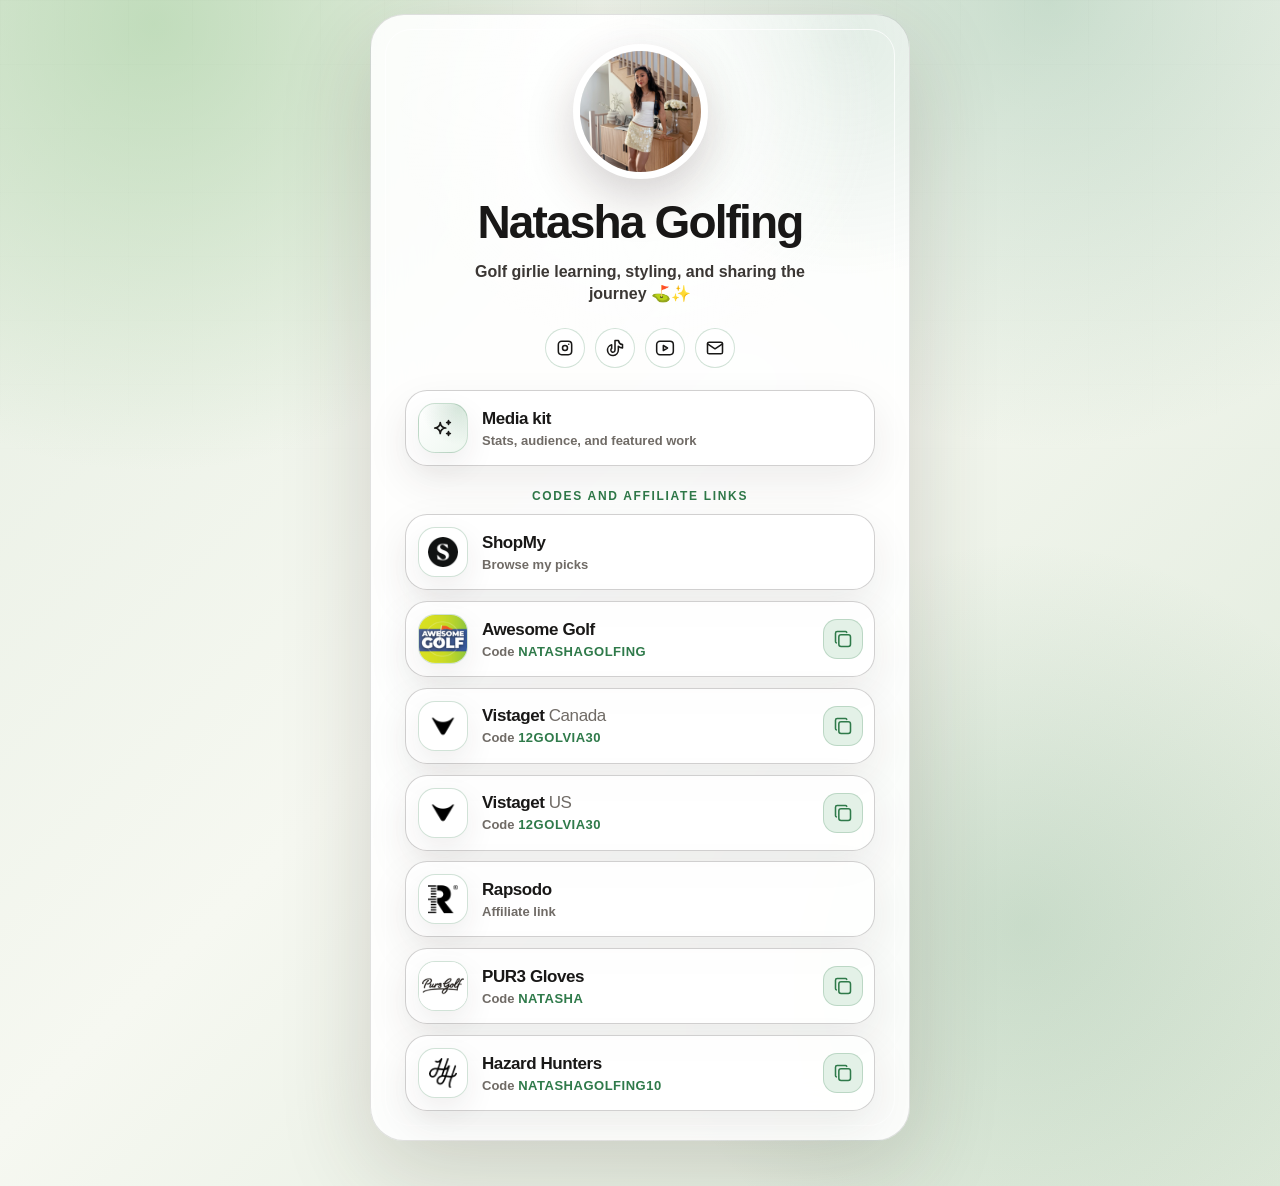
<file: index.html>
<!doctype html>
<html lang="en">
  <head>
    <meta charset="utf-8" />
    <meta name="viewport" content="width=device-width, initial-scale=1" />
    <meta name="description" content="Natasha Golfing links: Instagram, TikTok, YouTube, media kit, and golf discount codes." />
    <title>Natasha Golfing</title>
    <link rel="canonical" href="https://natashagolfing.com/" />
    <link rel="icon" href="/favicon.ico" sizes="any" />
    <link rel="apple-touch-icon" href="/apple-touch-icon.png" />
    <link rel="stylesheet" href="styles.css?v=20260705-links19" />
  </head>
  <body>
    <div class="noise" aria-hidden="true"></div>
    <main class="links-shell" aria-label="Natasha Golfing links">
      <section class="links-card">
        <div class="avatar-wrap">
          <img src="assets/natasha-avatar.jpg" alt="Natasha Golfing" />
        </div>

        <h1>Natasha Golfing</h1>
        <p class="intro">Golf girlie learning, styling, and sharing the journey ⛳️✨</p>

        <nav class="social-icons" aria-label="Socials">
          <a href="https://instagram.com/natashagolfing" target="_blank" rel="noreferrer" aria-label="Instagram">
            <svg viewBox="0 0 24 24" focusable="false" aria-hidden="true"><path d="M4 8a4 4 0 0 1 4-4h8a4 4 0 0 1 4 4v8a4 4 0 0 1-4 4H8a4 4 0 0 1-4-4z" /><circle cx="12" cy="12" r="3" /><path d="M16.5 7.5v.01" /></svg>
          </a>
          <a href="https://www.tiktok.com/@natashagolfing" target="_blank" rel="noreferrer" aria-label="TikTok">
            <svg viewBox="0 0 24 24" focusable="false" aria-hidden="true"><path d="M21 7.917v4.034a9.948 9.948 0 0 1-5-1.951v4.5a6.5 6.5 0 1 1-8-6.326v4.326a2.5 2.5 0 1 0 4 2V3h4.083A6.005 6.005 0 0 0 21 7.917z" /></svg>
          </a>
          <a href="https://www.youtube.com/@natashagolfing" target="_blank" rel="noreferrer" aria-label="YouTube">
            <svg viewBox="0 0 24 24" focusable="false" aria-hidden="true"><path d="M2 8a4 4 0 0 1 4-4h12a4 4 0 0 1 4 4v8a4 4 0 0 1-4 4H6a4 4 0 0 1-4-4z" /><path d="M10 9l5 3l-5 3z" /></svg>
          </a>
          <a href="mailto:natashagolfing@gmail.com" aria-label="Email natashagolfing@gmail.com">
            <svg viewBox="0 0 24 24" focusable="false" aria-hidden="true"><path d="M3 7a2 2 0 0 1 2-2h14a2 2 0 0 1 2 2v10a2 2 0 0 1-2 2H5a2 2 0 0 1-2-2z" /><path d="M3 7l9 6l9-6" /></svg>
          </a>
        </nav>

        <div class="link-stack">
          <a class="link-button" href="/mediakit/">
            <span class="link-icon" aria-hidden="true">
              <svg viewBox="0 0 24 24" focusable="false"><path d="M16 18a2 2 0 0 1 2 2a2 2 0 0 1 2-2a2 2 0 0 1-2-2a2 2 0 0 1-2 2zm0-12a2 2 0 0 1 2 2a2 2 0 0 1 2-2a2 2 0 0 1-2-2a2 2 0 0 1-2 2zM9 18a6 6 0 0 1 6-6a6 6 0 0 1-6-6a6 6 0 0 1-6 6a6 6 0 0 1 6 6z" /></svg>
            </span>
            <span>
              <strong>Media kit</strong>
              <small>Stats, audience, and featured work</small>
            </span>
          </a>
        </div>

        <h2>Codes and affiliate links</h2>

        <div class="link-stack">
          <div class="code-card">
            <a class="link-button" href="https://shopmy.us/shop/natashagolfing?tab=latest" target="_blank" rel="noreferrer">
              <span class="link-icon brand-icon" aria-hidden="true"><img src="assets/brands/shopmy-icon.png" alt="" /></span>
              <span>
                <strong>ShopMy</strong>
                <small>Browse my picks</small>
              </span>
            </a>
          </div>
          <div class="code-card">
            <a class="link-button" href="https://insights.awesome-golf.com/black-friday?ref=NATASHAGOLFING" target="_blank" rel="noreferrer" data-code="NATASHAGOLFING">
              <span class="link-icon brand-icon fill" aria-hidden="true"><img src="assets/brands/awesome-golf-icon.png" alt="" /></span>
              <span>
                <strong>Awesome Golf</strong>
                <small>Code <b>NATASHAGOLFING</b></small>
              </span>
            </a>
            <button class="copy-code" type="button" data-code="NATASHAGOLFING" aria-label="Copy Awesome Golf code NATASHAGOLFING">
              <svg viewBox="0 0 24 24" focusable="false" aria-hidden="true"><path d="M7 9.667a2.667 2.667 0 0 1 2.667-2.667h8.666a2.667 2.667 0 0 1 2.667 2.667v8.666a2.667 2.667 0 0 1-2.667 2.667h-8.666a2.667 2.667 0 0 1-2.667-2.667z" /><path d="M4.012 16.737a2 2 0 0 1-1.012-1.737v-10c0-1.1.9-2 2-2h10c.75 0 1.158.385 1.5 1" /></svg>
              <svg class="check" viewBox="0 0 24 24" focusable="false" aria-hidden="true"><path d="M5 12l5 5l10-10" /></svg>
            </button>
          </div>
          <div class="code-card">
            <a class="link-button" href="https://www.amazon.ca/dp/B0GL2G222G?maas=maas_adg_847B340ED290F16F8484A1780FF7B14D_afap_abs&amp;ref_=aa_maas&amp;tag=maas" target="_blank" rel="noreferrer" data-code="12GOLVIA30">
              <span class="link-icon brand-icon" aria-hidden="true"><img src="assets/brands/vistaget-icon.png" alt="" /></span>
              <span>
                <strong>Vistaget <em>Canada</em></strong>
                <small>Code <b>12GOLVIA30</b></small>
              </span>
            </a>
            <button class="copy-code" type="button" data-code="12GOLVIA30" aria-label="Copy Vistaget Canada code 12GOLVIA30">
              <svg viewBox="0 0 24 24" focusable="false" aria-hidden="true"><path d="M7 9.667a2.667 2.667 0 0 1 2.667-2.667h8.666a2.667 2.667 0 0 1 2.667 2.667v8.666a2.667 2.667 0 0 1-2.667 2.667h-8.666a2.667 2.667 0 0 1-2.667-2.667z" /><path d="M4.012 16.737a2 2 0 0 1-1.012-1.737v-10c0-1.1.9-2 2-2h10c.75 0 1.158.385 1.5 1" /></svg>
              <svg class="check" viewBox="0 0 24 24" focusable="false" aria-hidden="true"><path d="M5 12l5 5l10-10" /></svg>
            </button>
          </div>
          <div class="code-card">
            <a class="link-button" href="https://www.amazon.com/dp/B0H3THRPYS?maas=maas_adg_FFD58AE361F161AF69E93532931952EE_afap_abs&amp;ref_=aa_maas&amp;tag=maas" target="_blank" rel="noreferrer" data-code="12GOLVIA30">
              <span class="link-icon brand-icon" aria-hidden="true"><img src="assets/brands/vistaget-icon.png" alt="" /></span>
              <span>
                <strong>Vistaget <em>US</em></strong>
                <small>Code <b>12GOLVIA30</b></small>
              </span>
            </a>
            <button class="copy-code" type="button" data-code="12GOLVIA30" aria-label="Copy Vistaget US code 12GOLVIA30">
              <svg viewBox="0 0 24 24" focusable="false" aria-hidden="true"><path d="M7 9.667a2.667 2.667 0 0 1 2.667-2.667h8.666a2.667 2.667 0 0 1 2.667 2.667v8.666a2.667 2.667 0 0 1-2.667 2.667h-8.666a2.667 2.667 0 0 1-2.667-2.667z" /><path d="M4.012 16.737a2 2 0 0 1-1.012-1.737v-10c0-1.1.9-2 2-2h10c.75 0 1.158.385 1.5 1" /></svg>
              <svg class="check" viewBox="0 0 24 24" focusable="false" aria-hidden="true"><path d="M5 12l5 5l10-10" /></svg>
            </button>
          </div>
          <div class="code-card">
            <a class="link-button" href="https://rapsodo.ca/pages/golf?platform=grin&amp;link_id=2137718&amp;token=x0L6KCFlRg6lgk3Raz7lELe4hbAlO54n&amp;contact_id=59cbe843-dfab-4062-a674-bfd053162b9f&amp;attribution_window=30&amp;shpxid=ac0730dd-f5f2-4883-9f31-a1bf00cd6c1f" target="_blank" rel="noreferrer">
              <span class="link-icon brand-icon" aria-hidden="true"><img src="assets/brands/rapsodo-icon.png" alt="" /></span>
              <span>
                <strong>Rapsodo</strong>
                <small>Affiliate link</small>
              </span>
            </a>
          </div>
          <div class="code-card">
            <a class="link-button" href="https://pur3golf.com" target="_blank" rel="noreferrer" data-code="NATASHA">
              <span class="link-icon brand-icon fill" aria-hidden="true"><img src="assets/brands/pur3-icon.png" alt="" /></span>
              <span>
                <strong>PUR3 Gloves</strong>
                <small>Code <b>NATASHA</b></small>
              </span>
            </a>
            <button class="copy-code" type="button" data-code="NATASHA" aria-label="Copy PUR3 Gloves code NATASHA">
              <svg viewBox="0 0 24 24" focusable="false" aria-hidden="true"><path d="M7 9.667a2.667 2.667 0 0 1 2.667-2.667h8.666a2.667 2.667 0 0 1 2.667 2.667v8.666a2.667 2.667 0 0 1-2.667 2.667h-8.666a2.667 2.667 0 0 1-2.667-2.667z" /><path d="M4.012 16.737a2 2 0 0 1-1.012-1.737v-10c0-1.1.9-2 2-2h10c.75 0 1.158.385 1.5 1" /></svg>
              <svg class="check" viewBox="0 0 24 24" focusable="false" aria-hidden="true"><path d="M5 12l5 5l10-10" /></svg>
            </button>
          </div>
          <div class="code-card">
            <a class="link-button" href="https://hazardhunters.net/natashagan" target="_blank" rel="noreferrer" data-code="NATASHAGOLFING10">
              <span class="link-icon brand-icon" aria-hidden="true"><img src="assets/brands/hazard-hunters-icon.png" alt="" /></span>
              <span>
                <strong>Hazard Hunters</strong>
                <small>Code <b>NATASHAGOLFING10</b></small>
              </span>
            </a>
            <button class="copy-code" type="button" data-code="NATASHAGOLFING10" aria-label="Copy Hazard Hunters code NATASHAGOLFING10">
              <svg viewBox="0 0 24 24" focusable="false" aria-hidden="true"><path d="M7 9.667a2.667 2.667 0 0 1 2.667-2.667h8.666a2.667 2.667 0 0 1 2.667 2.667v8.666a2.667 2.667 0 0 1-2.667 2.667h-8.666a2.667 2.667 0 0 1-2.667-2.667z" /><path d="M4.012 16.737a2 2 0 0 1-1.012-1.737v-10c0-1.1.9-2 2-2h10c.75 0 1.158.385 1.5 1" /></svg>
              <svg class="check" viewBox="0 0 24 24" focusable="false" aria-hidden="true"><path d="M5 12l5 5l10-10" /></svg>
            </button>
          </div>
        </div>
      </section>
    </main>
    <p class="copy-toast" role="status" aria-live="polite"></p>
    <script>
      document.addEventListener("click", (event) => {
        const target = event.target.closest("[data-code]");
        if (!target || !navigator.clipboard) return;
        navigator.clipboard.writeText(target.dataset.code).then(() => {
          if (target.tagName !== "BUTTON") return;
          const toast = document.querySelector(".copy-toast");
          toast.textContent = `Code ${target.dataset.code} copied`;
          document.querySelectorAll(".copied").forEach((button) => button.classList.remove("copied"));
          target.classList.add("copied");
          toast.classList.add("show");
          clearTimeout(window.copyTimer);
          window.copyTimer = setTimeout(() => {
            target.classList.remove("copied");
            toast.classList.remove("show");
          }, 1800);
        }, () => {});
      });
    </script>
  </body>
</html>
</file>
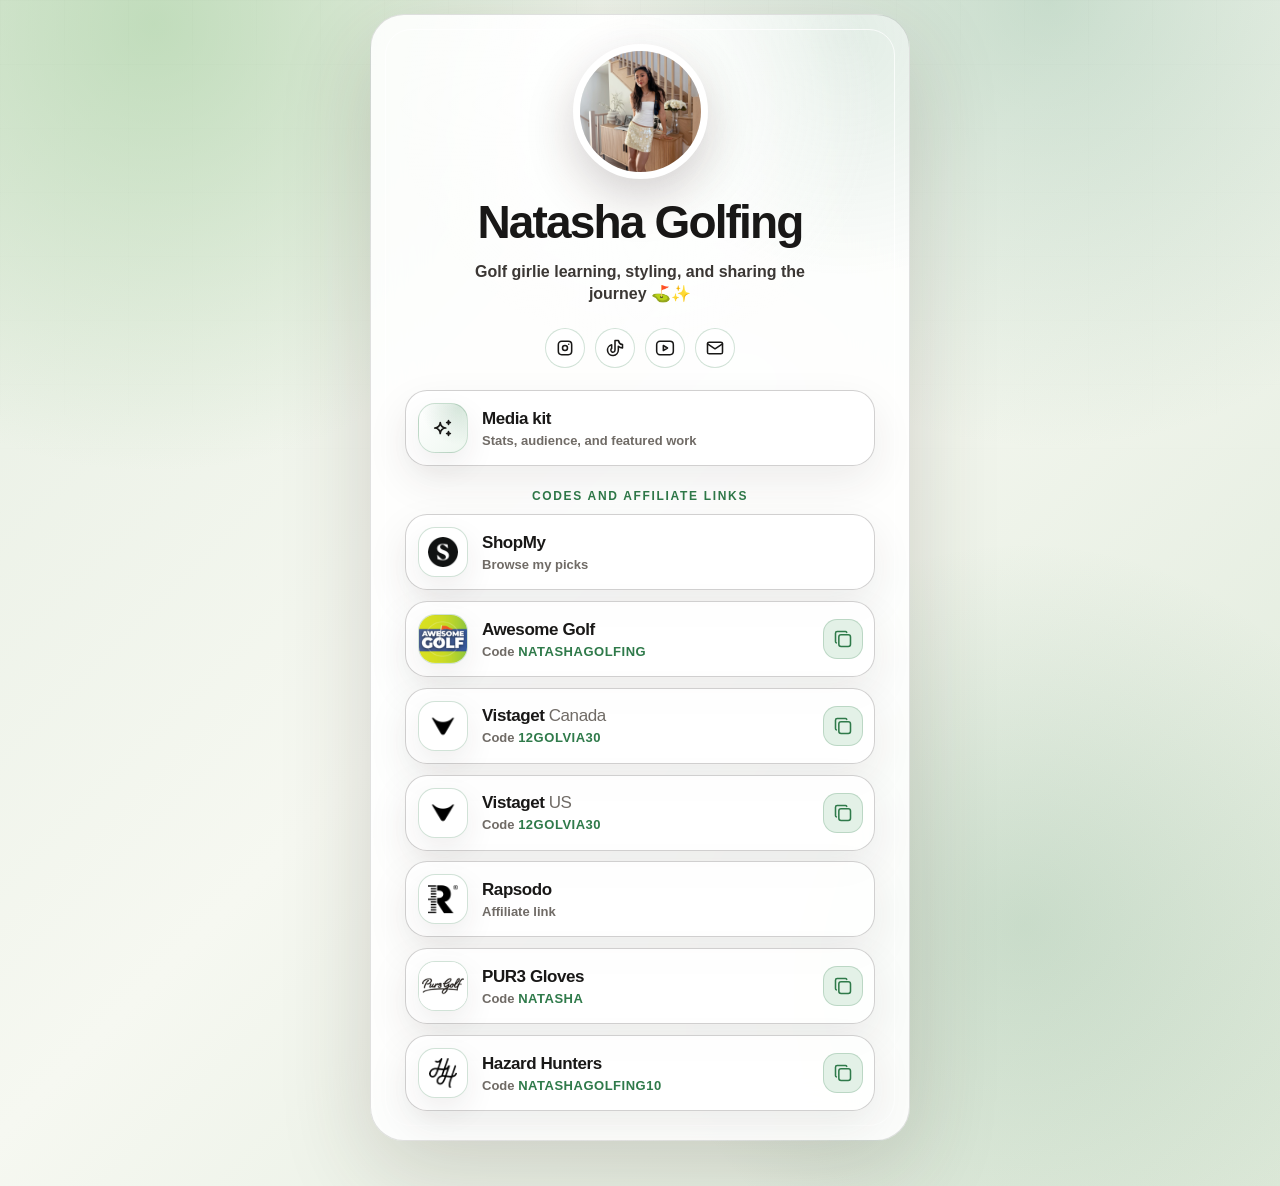
<file: links/index.html>
<!doctype html>
<html lang="en">
  <head>
    <meta charset="utf-8" />
    <title>Natasha Golfing</title>
    <link rel="canonical" href="https://natashagolfing.com/" />
    <meta name="robots" content="noindex" />
    <link rel="icon" href="/favicon.ico" sizes="any" />
    <link rel="apple-touch-icon" href="/apple-touch-icon.png" />
    <meta http-equiv="refresh" content="0; url=/" />
    <script>location.replace("/");</script>
  </head>
  <body>
    <p>Moved to <a href="/">natashagolfing.com</a>.</p>
  </body>
</html>
</file>
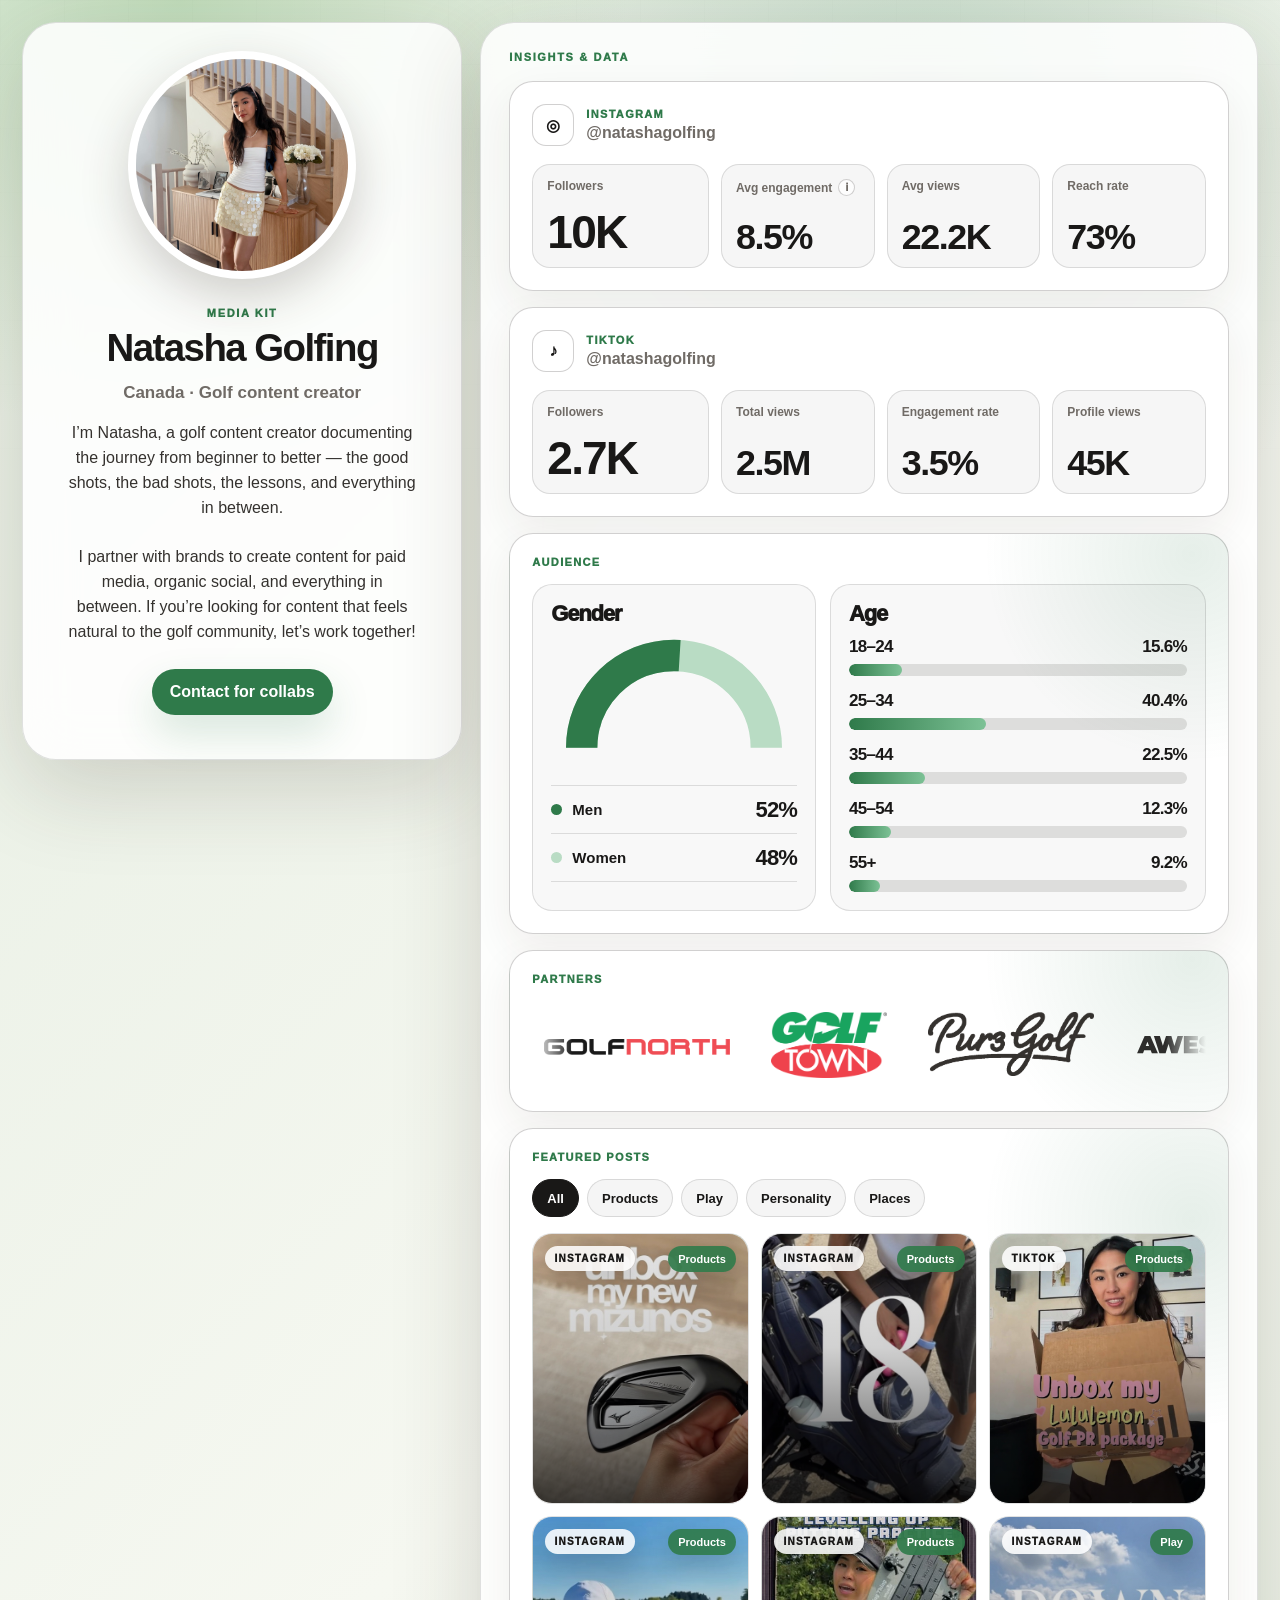
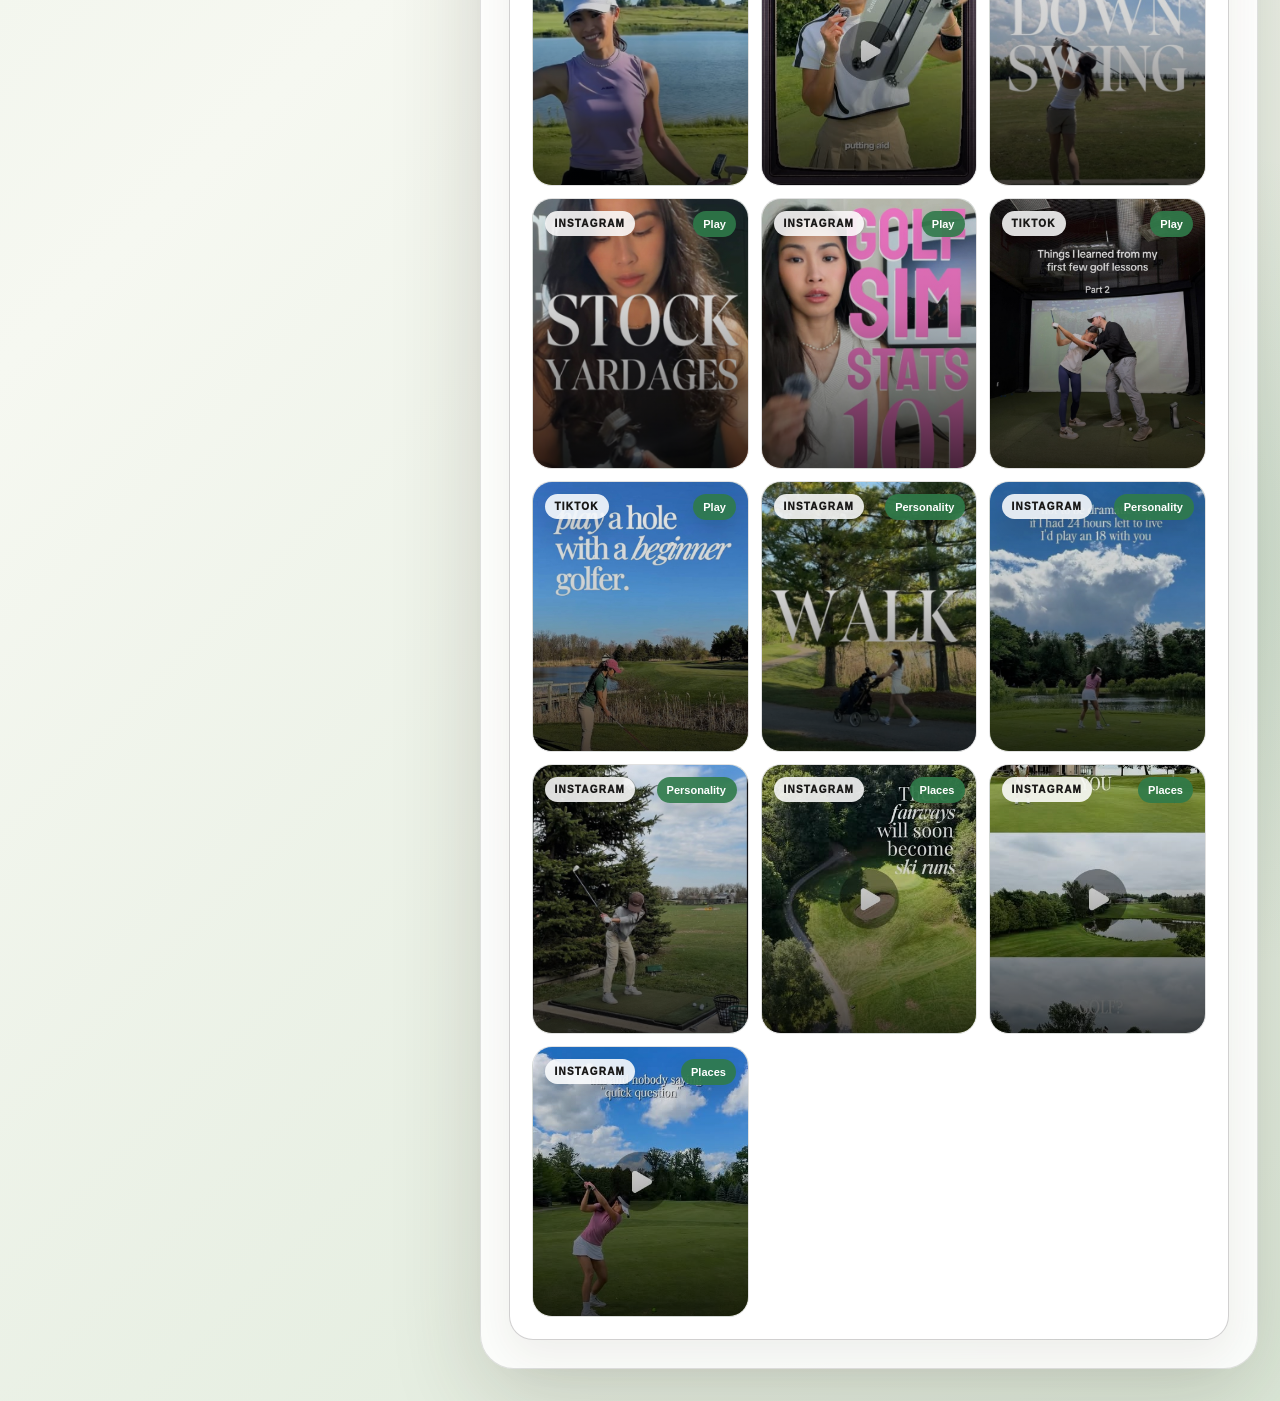
<file: mediakit/index.html>
<!doctype html>
<html lang="en">
  <head>
    <meta charset="utf-8" />
    <meta name="viewport" content="width=device-width, initial-scale=1" />
    <meta name="description" content="Natasha Golfing creator media kit with manually updated Instagram and TikTok stats." />
    <title>Natasha Golfing Media Kit</title>
    <link rel="canonical" href="https://natashagolfing.com/mediakit/" />
    <link rel="icon" href="/favicon.ico" sizes="any" />
    <link rel="apple-touch-icon" href="/apple-touch-icon.png" />
    <link rel="stylesheet" href="styles.css?v=20260705-ui41" />
  </head>
  <body>
    <div class="noise" aria-hidden="true"></div>
    <div class="page-shell">
      <main id="top" class="kit-card">
        <div class="left-rail">
        <section class="profile-panel">
          <div class="profile-image-card">
            <img src="../assets/natasha-avatar.jpg" alt="Natasha Golfing profile" />
            <div class="image-badge">Golf · Lifestyle · UGC</div>
          </div>

          <div class="profile-copy">
            <p class="eyebrow">Media kit</p>
            <h1>Natasha Golfing</h1>
            <p class="location">Canada · Golf content creator</p>
            <p class="bio">I’m Natasha, a golf content creator documenting the journey from beginner to better — the good shots, the bad shots, the lessons, and everything in between.

I partner with brands to create content for paid media, organic social, and everything in between. If you’re looking for content that feels natural to the golf community, let’s work together!</p>
            <a class="primary-button profile-cta" href="mailto:natashagolfing@gmail.com">Contact for collabs</a>
          </div>
        </section>

        </div>

        <section class="stats-panel" id="stats" aria-label="Creator stats">
          <div class="insights-head">
            <p class="eyebrow">Insights & data</p>
          </div>

          <div class="social-sections">
            <article class="social-detail-card">
              <div class="social-detail-head">
                <span class="platform-icon">◎</span>
                <div>
                  <p class="mini-label">Instagram</p>
                  <a href="https://instagram.com/natashagolfing" target="_blank" rel="noreferrer">@natashagolfing</a>
                </div>
              </div>
              <div class="metric-row">
                <div class="mini-stat hero-stat">
                  <span>Followers</span>
                  <strong>10K</strong>
                </div>
                <div class="mini-stat">
                  <div class="metric-label">
                    Avg engagement
                    <button class="info-dot" type="button" aria-label="Instagram average engagement is defined as likes plus comments plus shares plus saves divided by views, averaged across posts.">
                      i
                      <span class="info-tooltip">
                        <span class="formula-platform">Instagram definition</span>
                        <span class="formula-line">(Likes + Comments + Shares + Saves) ÷ Views, averaged across posts</span>
                      </span>
                    </button>
                  </div>
                  <strong>8.5%</strong>
                </div>
                <div class="mini-stat">
                  <span>Avg views</span>
                  <strong>22.2K</strong>
                </div>
                <div class="mini-stat">
                  <span>Reach rate</span>
                  <strong>73%</strong>
                </div>
              </div>
            </article>

            <article class="social-detail-card">
              <div class="social-detail-head">
                <span class="platform-icon">♪</span>
                <div>
                  <p class="mini-label">TikTok</p>
                  <a href="https://www.tiktok.com/@natashagolfing" target="_blank" rel="noreferrer">@natashagolfing</a>
                </div>
              </div>
              <div class="metric-row">
                <div class="mini-stat hero-stat">
                  <span>Followers</span>
                  <strong>2.7K</strong>
                </div>
                <div class="mini-stat">
                  <span>Total views</span>
                  <strong>2.5M</strong>
                </div>
                <div class="mini-stat">
                  <span>Engagement rate</span>
                  <strong>3.5%</strong>
                </div>
                <div class="mini-stat">
                  <span>Profile views</span>
                  <strong>45K</strong>
                </div>
              </div>
            </article>

            <article class="audience-panel">
              <div class="featured-head">
                <div>
                  <p class="mini-label">Audience</p>
                </div>
              </div>

              <div class="audience-grid">
                <div class="audience-card gender-card">
                  <div class="audience-card-head">
                    <h4>Gender</h4>
                  </div>
                  <div class="gender-arc-wrap" aria-label="Gender split: men 52 percent, women 48 percent">
                    <svg class="gender-arc" viewBox="0 0 260 150" role="img" aria-hidden="true">
                      <path class="gender-arc-base" d="M 30 120 A 100 100 0 0 1 230 120" pathLength="100" />
                      <path class="gender-arc-men" d="M 30 120 A 100 100 0 0 1 230 120" pathLength="100" />
                    </svg>
                  </div>
                  <div class="audience-legend">
                    <div class="audience-legend-row">
                      <span><i class="dot men-dot"></i>Men</span>
                      <strong>52%</strong>
                    </div>
                    <div class="audience-legend-row">
                      <span><i class="dot women-dot"></i>Women</span>
                      <strong>48%</strong>
                    </div>
                  </div>
                </div>

                <div class="audience-card age-card">
                  <div class="audience-card-head">
                    <h4>Age</h4>
                  </div>
                  <div class="age-bars" aria-label="Age split: 18 to 24 15.6 percent, 25 to 34 40.4 percent, 35 to 44 22.5 percent, 45 to 54 12.3 percent, 55 plus 9.2 percent">
                    <div class="age-row" style="--value: 15.6%"><div class="age-meta"><span>18–24</span><strong>15.6%</strong></div><div class="age-track"><i></i></div></div>
                    <div class="age-row" style="--value: 40.4%"><div class="age-meta"><span>25–34</span><strong>40.4%</strong></div><div class="age-track"><i></i></div></div>
                    <div class="age-row" style="--value: 22.5%"><div class="age-meta"><span>35–44</span><strong>22.5%</strong></div><div class="age-track"><i></i></div></div>
                    <div class="age-row" style="--value: 12.3%"><div class="age-meta"><span>45–54</span><strong>12.3%</strong></div><div class="age-track"><i></i></div></div>
                    <div class="age-row" style="--value: 9.2%"><div class="age-meta"><span>55+</span><strong>9.2%</strong></div><div class="age-track"><i></i></div></div>
                  </div>
                </div>
              </div>
            </article>

            <article class="brand-panel" aria-label="Brand collaborations">
              <div class="brand-panel-head">
                <div>
                  <p class="mini-label">Partners</p>
                </div>
              </div>
              <div class="brand-carousel" data-brand-carousel>
                <div class="brand-logo-track">
                  <div class="brand-logo-set">
                    <a class="brand-logo-tile brand-logo-tile-golfnorth" href="https://golfnorth.ca/" target="_blank" rel="noreferrer" aria-label="GolfNorth">
                      <img src="../assets/brands/golfnorth.png" alt="GolfNorth logo" />
                    </a>
                    <a class="brand-logo-tile brand-logo-tile-golftown" href="https://www.golftown.com/" target="_blank" rel="noreferrer" aria-label="Golf Town">
                      <img src="../assets/brands/golf-town.png" alt="Golf Town logo" />
                    </a>
                    <a class="brand-logo-tile brand-logo-tile-pur3" href="https://pur3golf.com/" target="_blank" rel="noreferrer" aria-label="PUR3 Golf">
                      <img src="../assets/brands/pur3-golf.png" alt="PUR3 Golf logo" />
                    </a>
                    <a class="brand-logo-tile brand-logo-tile-awesomegolf" href="https://www.awesome-golf.com/" target="_blank" rel="noreferrer" aria-label="Awesome Golf">
                      <img src="../assets/brands/awesome-golf.svg" alt="Awesome Golf logo" />
                    </a>
                    <a class="brand-logo-tile brand-logo-tile-trust" href="https://trustgolfball.ca/" target="_blank" rel="noreferrer" aria-label="Trust Golf Ball">
                      <img src="../assets/brands/trust-golf.svg" alt="Trust Golf logo" />
                    </a>
                    <a class="brand-logo-tile brand-logo-tile-rapsodo" href="https://rapsodo.com/" target="_blank" rel="noreferrer" aria-label="Rapsodo">
                      <img src="../assets/brands/rapsodo.svg" alt="Rapsodo logo" />
                    </a>
                    <a class="brand-logo-tile brand-logo-tile-dark brand-logo-tile-mark" href="https://www.transcendgolf.ca/" target="_blank" rel="noreferrer" aria-label="Transcend Golf Simulators">
                      <img src="../assets/brands/transcend-golf.png" alt="Transcend Golf logo" />
                    </a>
                    <a class="brand-logo-tile brand-logo-tile-seemore" href="https://seemore.com/" target="_blank" rel="noreferrer" aria-label="SeeMore Putter Company">
                      <img src="../assets/brands/seemore.png" alt="SeeMore logo" />
                    </a>
                  </div>
                  <div class="brand-logo-set" aria-hidden="true">
                    <a class="brand-logo-tile brand-logo-tile-golfnorth" href="https://golfnorth.ca/" target="_blank" rel="noreferrer" tabindex="-1" aria-label="GolfNorth">
                      <img src="../assets/brands/golfnorth.png" alt="" />
                    </a>
                    <a class="brand-logo-tile brand-logo-tile-golftown" href="https://www.golftown.com/" target="_blank" rel="noreferrer" tabindex="-1" aria-label="Golf Town">
                      <img src="../assets/brands/golf-town.png" alt="" />
                    </a>
                    <a class="brand-logo-tile brand-logo-tile-pur3" href="https://pur3golf.com/" target="_blank" rel="noreferrer" tabindex="-1" aria-label="PUR3 Golf">
                      <img src="../assets/brands/pur3-golf.png" alt="" />
                    </a>
                    <a class="brand-logo-tile brand-logo-tile-awesomegolf" href="https://www.awesome-golf.com/" target="_blank" rel="noreferrer" tabindex="-1" aria-label="Awesome Golf">
                      <img src="../assets/brands/awesome-golf.svg" alt="" />
                    </a>
                    <a class="brand-logo-tile brand-logo-tile-trust" href="https://trustgolfball.ca/" target="_blank" rel="noreferrer" tabindex="-1" aria-label="Trust Golf Ball">
                      <img src="../assets/brands/trust-golf.svg" alt="" />
                    </a>
                    <a class="brand-logo-tile brand-logo-tile-rapsodo" href="https://rapsodo.com/" target="_blank" rel="noreferrer" tabindex="-1" aria-label="Rapsodo">
                      <img src="../assets/brands/rapsodo.svg" alt="" />
                    </a>
                    <a class="brand-logo-tile brand-logo-tile-dark brand-logo-tile-mark" href="https://www.transcendgolf.ca/" target="_blank" rel="noreferrer" tabindex="-1" aria-label="Transcend Golf Simulators">
                      <img src="../assets/brands/transcend-golf.png" alt="" />
                    </a>
                    <a class="brand-logo-tile brand-logo-tile-seemore" href="https://seemore.com/" target="_blank" rel="noreferrer" tabindex="-1" aria-label="SeeMore Putter Company">
                      <img src="../assets/brands/seemore.png" alt="" />
                    </a>
                  </div>
                </div>
              </div>
            </article>

            <article class="featured-panel">
              <div class="featured-head">
                <div>
                  <p class="mini-label">Featured posts</p>
                </div>
              </div>

              <div class="filter-pills" role="tablist" aria-label="Filter featured posts">
                <button class="filter-pill active" type="button" data-filter="all">All</button>
                <button class="filter-pill" type="button" data-filter="products">Products</button>
                <button class="filter-pill" type="button" data-filter="play">Play</button>
                <button class="filter-pill" type="button" data-filter="entertainment">Personality</button>
                <button class="filter-pill" type="button" data-filter="places">Places</button>
              </div>

              <div class="featured-grid">
                <a class="featured-post-card has-image" data-category="products" href="https://www.instagram.com/p/DZ_Z4OWtHVO/?hl=en" target="_blank" rel="noreferrer">
                  <img src="../assets/featured/DZ_Z4OWtHVO.jpg" alt="Product feature" loading="lazy" />
                  <span class="post-platform">Instagram</span>
                  <span class="post-category">Products</span>
                  <span class="post-open">View post ↗</span>
                </a>
                <a class="featured-post-card has-image" data-category="products" href="https://www.instagram.com/p/DZPxSoUxpm6/?hl=en" target="_blank" rel="noreferrer">
                  <img src="../assets/featured/DZPxSoUxpm6.jpg" alt="Product feature" loading="lazy" />
                  <span class="post-platform">Instagram</span>
                  <span class="post-category">Products</span>
                  <span class="post-open">View post ↗</span>
                </a>
                <a class="featured-post-card has-image" data-category="products" href="https://www.tiktok.com/@natashagolfing/video/7632421241474862343?_r=1&amp;_t=ZS-97juxsKcEJb" target="_blank" rel="noreferrer">
                  <img src="../assets/featured/7632421241474862343.jpg" alt="Product feature" loading="lazy" />
                  <span class="post-platform">TikTok</span>
                  <span class="post-category">Products</span>
                  <span class="post-open">View post ↗</span>
                </a>
                <a class="featured-post-card has-image" data-category="products" href="https://www.instagram.com/reels/DaOOTzGhwm1/" target="_blank" rel="noreferrer">
                  <img src="../assets/featured/DaOOTzGhwm1.jpg" alt="Product feature" loading="lazy" />
                  <span class="post-platform">Instagram</span>
                  <span class="post-category">Products</span>
                  <span class="post-open">View post ↗</span>
                </a>
                <a class="featured-post-card has-image" data-category="products" href="https://www.instagram.com/p/Dbihh_YxNe-/" target="_blank" rel="noreferrer">
                  <img src="../assets/featured/Dbihh_YxNe-.jpg" alt="Product feature" loading="lazy" />
                  <span class="post-platform">Instagram</span>
                  <span class="post-category">Products</span>
                  <span class="post-open">View post ↗</span>
                </a>
                <a class="featured-post-card has-image" data-category="play" href="https://www.instagram.com/p/DYdI7NzHb13/?hl=en" target="_blank" rel="noreferrer">
                  <img src="../assets/featured/DYdI7NzHb13.jpg" alt="Golf play moment" loading="lazy" />
                  <span class="post-platform">Instagram</span>
                  <span class="post-category">Play</span>
                  <span class="post-open">View post ↗</span>
                </a>
                <a class="featured-post-card has-image" data-category="play" href="https://www.instagram.com/p/DZBflphMDuF/?hl=en" target="_blank" rel="noreferrer">
                  <img src="../assets/featured/DZBflphMDuF.jpg" alt="Golf play moment" loading="lazy" />
                  <span class="post-platform">Instagram</span>
                  <span class="post-category">Play</span>
                  <span class="post-open">View post ↗</span>
                </a>
                <a class="featured-post-card has-image" data-category="play" href="https://www.instagram.com/reels/DZn_d5lhGHX/" target="_blank" rel="noreferrer">
                  <img src="../assets/featured/DZn_d5lhGHX.jpg" alt="Golf play moment" loading="lazy" />
                  <span class="post-platform">Instagram</span>
                  <span class="post-category">Play</span>
                  <span class="post-open">View post ↗</span>
                </a>
                <a class="featured-post-card has-image" data-category="play" href="https://www.tiktok.com/@natashagolfing/photo/7589137311741267207?_r=1&amp;_t=ZS-97jv1xUFB4S&amp;image_index=2" target="_blank" rel="noreferrer">
                  <img src="../assets/featured/7589137311741267207.jpg" alt="Golf play moment" loading="lazy" />
                  <span class="post-platform">TikTok</span>
                  <span class="post-category">Play</span>
                  <span class="post-open">View post ↗</span>
                </a>
                <a class="featured-post-card has-image" data-category="play" href="https://www.tiktok.com/@natashagolfing/video/7635450570861579527?_r=1&amp;_t=ZS-97jv0ZZlEfA" target="_blank" rel="noreferrer">
                  <img src="../assets/featured/7635450570861579527.jpg" alt="Golf play moment" loading="lazy" />
                  <span class="post-platform">TikTok</span>
                  <span class="post-category">Play</span>
                  <span class="post-open">View post ↗</span>
                </a>
                <a class="featured-post-card has-image" data-category="entertainment" href="https://www.instagram.com/p/DZXToHtx6LJ/?hl=en" target="_blank" rel="noreferrer">
                  <img src="../assets/featured/DZXToHtx6LJ.jpg" alt="Entertainment post" loading="lazy" />
                  <span class="post-platform">Instagram</span>
                  <span class="post-category">Personality</span>
                  <span class="post-open">View post ↗</span>
                </a>
                <a class="featured-post-card has-image" data-category="entertainment" href="https://www.instagram.com/p/DZyUp7RPHfw/?hl=en" target="_blank" rel="noreferrer">
                  <img src="../assets/featured/DZyUp7RPHfw.jpg" alt="Entertainment post" loading="lazy" />
                  <span class="post-platform">Instagram</span>
                  <span class="post-category">Personality</span>
                  <span class="post-open">View post ↗</span>
                </a>
                <a class="featured-post-card has-image" data-category="entertainment" href="https://www.instagram.com/p/DXdIXD6Dc14/?hl=en" target="_blank" rel="noreferrer">
                  <img src="../assets/featured/DXdIXD6Dc14.jpg" alt="Entertainment post" loading="lazy" />
                  <span class="post-platform">Instagram</span>
                  <span class="post-category">Personality</span>
                  <span class="post-open">View post ↗</span>
                </a>
                <a class="featured-post-card has-image" data-category="places" href="https://www.instagram.com/p/Dbf6AlBxIib/" target="_blank" rel="noreferrer">
                  <img src="../assets/featured/Dbf6AlBxIib.jpg" alt="Places post" loading="lazy" />
                  <span class="post-platform">Instagram</span>
                  <span class="post-category">Places</span>
                  <span class="post-open">View post ↗</span>
                </a>
                <a class="featured-post-card has-image" data-category="places" href="https://www.instagram.com/p/DaaYbVPxy8-/" target="_blank" rel="noreferrer">
                  <img src="../assets/featured/DaaYbVPxy8-.jpg" alt="Places post" loading="lazy" />
                  <span class="post-platform">Instagram</span>
                  <span class="post-category">Places</span>
                  <span class="post-open">View post ↗</span>
                </a>
                <a class="featured-post-card has-image" data-category="places" href="https://www.instagram.com/p/DZ43mtZxYMU/" target="_blank" rel="noreferrer">
                  <img src="../assets/featured/DZ43mtZxYMU.jpg" alt="Places post" loading="lazy" />
                  <span class="post-platform">Instagram</span>
                  <span class="post-category">Places</span>
                  <span class="post-open">View post ↗</span>
                </a>
              </div>
            </article>
          </div>

        </section>
      </main>

    </div>

    <script src="script.js?v=20260704-ui36"></script>
  </body>
</html>
</file>
<file: styles.css>
:root {
  --bg: #f2eee8;
  --ink: #191817;
  --muted: #706b66;
  --line: rgba(25, 24, 23, 0.13);
  --line-strong: rgba(25, 24, 23, 0.2);
  --card: rgba(255, 255, 255, 0.88);
  --green: #2f7a4a;
  --green-soft: #e3f1e7;
  --cream: #fff8ee;
  --shadow: 0 28px 90px rgba(54, 43, 35, 0.18);
}

* { box-sizing: border-box; }
body {
  min-height: 100vh;
  min-height: 100dvh;
  margin: 0;
  overflow-x: hidden;
  color: var(--ink);
  font-family: "Helvetica Neue", Helvetica, Arial, sans-serif;
  background:
    radial-gradient(circle at 12% 2%, rgba(176, 212, 170, 0.7), transparent 28rem),
    radial-gradient(circle at 82% 0%, rgba(132, 180, 150, 0.4), transparent 28rem),
    radial-gradient(circle at 80% 78%, rgba(47, 122, 74, 0.16), transparent 24rem),
    linear-gradient(135deg, #e6eee2, #f6f8f1 46%, #dce8d8);
}

.noise {
  position: fixed;
  inset: 0;
  pointer-events: none;
  opacity: 0.28;
  background-image:
    linear-gradient(rgba(25,24,23,0.035) 1px, transparent 1px),
    linear-gradient(90deg, rgba(25,24,23,0.03) 1px, transparent 1px);
  background-size: 64px 64px;
  mask-image: linear-gradient(to bottom, #000, transparent 82%);
}

.links-shell {
  position: relative;
  z-index: 1;
  width: min(100% - 28px, 540px);
  min-height: 100vh;
  min-height: 100dvh;
  margin: 0 auto;
  padding: 14px 0 clamp(28px, 5dvh, 48px);
  display: grid;
  place-items: center;
}

.links-card {
  width: 100%;
  position: relative;
  overflow: hidden;
  border: 1px solid var(--line);
  border-radius: 34px;
  background:
    radial-gradient(circle at 50% 8%, rgba(255,255,255,.98), transparent 15rem),
    radial-gradient(circle at 88% 2%, rgba(47,122,74,.12), transparent 15rem),
    var(--card);
  box-shadow: var(--shadow);
  backdrop-filter: blur(26px);
  padding: clamp(20px, 3.2dvh, 30px) 34px;
  text-align: center;
}

.links-card::before {
  content: "";
  position: absolute;
  inset: 14px;
  border-radius: 26px;
  border: 1px solid rgba(255,255,255,.74);
  pointer-events: none;
}

.avatar-wrap {
  width: clamp(100px, 15dvh, 140px);
  aspect-ratio: 1;
  margin: 0 auto clamp(14px, 2.2dvh, 20px);
  position: relative;
  border-radius: 999px;
  border: 7px solid #fff;
  overflow: hidden;
  background: #eee;
  box-shadow: 0 18px 48px rgba(54,43,35,.22);
}

.avatar-wrap img {
  width: 100%;
  height: 100%;
  object-fit: cover;
  object-position: center center;
  display: block;
}

.eyebrow {
  margin: 0 0 10px;
  color: var(--green);
  text-transform: uppercase;
  letter-spacing: .16em;
  font-size: 11px;
  font-weight: 950;
}

h1 {
  margin: 0;
  font-size: clamp(34px, 7vw, 46px);
  line-height: 1;
  letter-spacing: -.04em;
  font-weight: 760;
}

.intro {
  max-width: 390px;
  margin: clamp(12px, 1.8dvh, 16px) auto clamp(16px, 2.5dvh, 22px);
  color: #3b3734;
  font-size: clamp(14px, 2.1dvh, 16px);
  line-height: 1.42;
  font-weight: 600;
}

.link-stack {
  display: grid;
  gap: clamp(8px, 1.2dvh, 12px);
}

.link-button {
  min-height: clamp(54px, 7.4dvh, 66px);
  position: relative;
  display: grid;
  grid-template-columns: auto 1fr;
  align-items: center;
  gap: 14px;
  border: 1px solid var(--line-strong);
  border-radius: 22px;
  background: rgba(255,255,255,.8);
  color: var(--ink);
  text-decoration: none;
  padding: clamp(8px, 1.4dvh, 12px) 16px clamp(8px, 1.4dvh, 12px) 12px;
  box-shadow: 0 16px 42px rgba(54,43,35,.08);
  transition: transform 180ms ease, box-shadow 180ms ease, border-color 180ms ease, background 180ms ease;
}

.link-button:hover {
  transform: translateY(-3px);
  border-color: rgba(47,122,74,.36);
  background: #fff;
  box-shadow: 0 22px 54px rgba(54,43,35,.14);
}

.link-icon {
  width: clamp(42px, 6.4dvh, 50px);
  height: clamp(42px, 6.4dvh, 50px);
  display: grid;
  place-items: center;
  border: 1px solid rgba(47,122,74,.22);
  border-radius: 17px;
  background:
    radial-gradient(circle at 82% 8%, rgba(47,122,74,.16), transparent 62%),
    linear-gradient(135deg, #fff, #eef7f0);
  color: var(--ink);
  box-shadow: 0 12px 30px rgba(54,43,35,.08);
  transition: background 180ms ease, color 180ms ease, border-color 180ms ease;
}

.link-button:hover .link-icon {
  background:
    radial-gradient(circle at 82% 8%, rgba(47,122,74,.22), transparent 62%),
    linear-gradient(135deg, #fff, #e3f1e7);
  border-color: rgba(47,122,74,.34);
  color: var(--ink);
}
.link-icon svg {
  width: 22px;
  height: 22px;
  fill: none;
  stroke: currentColor;
  stroke-width: 1.85;
  stroke-linecap: round;
  stroke-linejoin: round;
}

.link-button span:not(.link-icon) {
  min-width: 0;
  display: grid;
  gap: 4px;
  text-align: left;
}

.link-button strong {
  font-size: 17px;
  letter-spacing: -.025em;
  font-weight: 760;
}

.link-button small {
  overflow: hidden;
  color: var(--muted);
  font-size: 13px;
  font-weight: 750;
  text-overflow: ellipsis;
  white-space: nowrap;
}

.link-button em {
  color: var(--muted);
  font-style: normal;
  font-weight: 500;
}

.link-button small b {
  color: var(--green);
  letter-spacing: .04em;
}

.social-icons {
  display: flex;
  justify-content: center;
  gap: 10px;
  margin: 0 auto clamp(16px, 2.5dvh, 22px);
}

.social-icons a {
  width: 40px;
  height: 40px;
  display: grid;
  place-items: center;
  border: 1px solid rgba(47,122,74,.22);
  border-radius: 999px;
  background: rgba(255,255,255,.8);
  color: var(--ink);
  transition: transform 180ms ease, border-color 180ms ease, color 180ms ease;
}

.social-icons a:hover {
  transform: translateY(-2px);
  border-color: rgba(47,122,74,.5);
  color: var(--green);
}

.social-icons svg,
.copy-code svg {
  width: 20px;
  height: 20px;
  fill: none;
  stroke: currentColor;
  stroke-width: 1.85;
  stroke-linecap: round;
  stroke-linejoin: round;
}

h2 {
  margin: clamp(16px, 2.6dvh, 24px) 0 clamp(8px, 1.2dvh, 12px);
  color: var(--green);
  text-transform: uppercase;
  letter-spacing: .14em;
  font-size: 12px;
  font-weight: 700;
}

.code-card {
  position: relative;
}

.code-card .link-button {
  padding-right: 62px;
}

.brand-icon {
  overflow: hidden;
  background: #fff;
}

.brand-icon img {
  width: 62%;
  height: 62%;
  object-fit: contain;
}

.brand-icon.fill img {
  width: 100%;
  height: 100%;
}

.copy-code {
  position: absolute;
  top: 50%;
  right: 12px;
  width: 40px;
  height: 40px;
  display: grid;
  place-items: center;
  transform: translateY(-50%);
  border: 1px solid rgba(47,122,74,.22);
  border-radius: 14px;
  background: var(--green-soft);
  color: var(--green);
  cursor: pointer;
  transition: background 180ms ease, color 180ms ease;
}

.copy-code:hover { background: #d3e9da; }
.copy-code .check { display: none; }
.copy-code.copied { background: var(--green); color: #fff; }
.copy-code.copied svg { display: none; }
.copy-code.copied .check { display: block; }

.copy-toast {
  position: fixed;
  left: 50%;
  bottom: 22px;
  z-index: 2;
  margin: 0;
  padding: 10px 16px;
  border-radius: 999px;
  background: var(--ink);
  color: #fff;
  font-size: 14px;
  font-weight: 700;
  white-space: nowrap;
  opacity: 0;
  pointer-events: none;
  transform: translate(-50%, 8px);
  transition: opacity 180ms ease, transform 180ms ease;
}

.copy-toast.show {
  opacity: 1;
  transform: translate(-50%, 0);
}

@media (max-width: 520px) {
  .links-shell {
    width: min(100% - 18px, 540px);
    padding: 8px 0 24px;
  }

  .links-card {
    border-radius: 28px;
    padding: clamp(16px, 2.6dvh, 22px) 18px;
  }

  .links-card::before {
    inset: 10px;
    border-radius: 22px;
  }

  .avatar-wrap {
    width: clamp(96px, 16dvh, 124px);
    border-width: 6px;
  }

  h1 { font-size: clamp(31px, 9.5vw, 40px); }
  .intro { font-size: clamp(13px, 2dvh, 15px); }
  .link-button { border-radius: 20px; }
  .link-icon { border-radius: 16px; }
}

@media (max-height: 760px) {
  .links-card { padding-top: 16px; padding-bottom: 16px; }
  .links-card::before { inset: 9px; }
  .avatar-wrap { width: 92px; border-width: 6px; }
  h1 { font-size: 34px; }
  .intro { margin-top: 10px; margin-bottom: 12px; font-size: 13px; line-height: 1.32; }
  .link-stack { gap: 8px; }
  .link-button { min-height: 56px; border-radius: 18px; }
  .link-icon { width: 40px; height: 40px; border-radius: 14px; }
  .link-icon svg { width: 20px; height: 20px; }
  .link-button strong { font-size: 15px; }
  .link-button small { font-size: 12px; }
}

@media (max-height: 620px) {
  .links-card { padding-top: 12px; padding-bottom: 12px; }
  .avatar-wrap { width: 74px; margin-bottom: 8px; }
  h1 { font-size: 30px; }
  .intro { margin: 8px auto 10px; }
  .link-button { min-height: 50px; }
  .link-icon { width: 36px; height: 36px; }
}

@media (min-width: 521px) and (max-height: 860px) and (min-height: 761px) {
  .links-card { padding-top: 18px; padding-bottom: 18px; }
  .avatar-wrap { width: 108px; margin-bottom: 12px; }
  h1 { font-size: 40px; }
  .intro { margin: 10px auto 14px; }
}
</file>
<file: mediakit/styles.css>
:root {
  --bg: #f2eee8;
  --ink: #191817;
  --muted: #706b66;
  --subtle: #918a82;
  --card: rgba(255, 255, 255, 0.86);
  --card-solid: #fffdf9;
  --line: rgba(25, 24, 23, 0.13);
  --line-strong: rgba(25, 24, 23, 0.2);
  --green: #2f7a4a;
  --cream: #fff8ee;
  --shadow: 0 28px 90px rgba(54, 43, 35, 0.18);
}

* { box-sizing: border-box; }
html { scroll-behavior: smooth; }
body {
  margin: 0;
  min-height: 100vh;
  color: var(--ink);
  font-family: "Helvetica Neue", Helvetica, Arial, sans-serif;
  background:
    radial-gradient(circle at 14% 0%, rgba(176, 212, 170, 0.7), transparent 28rem),
    radial-gradient(circle at 72% 4%, rgba(132, 180, 150, 0.4), transparent 30rem),
    radial-gradient(circle at 92% 72%, rgba(47, 122, 74, 0.13), transparent 26rem),
    linear-gradient(135deg, #e6eee2, #f6f8f1 46%, #dce8d8);
}

.noise {
  position: fixed;
  inset: 0;
  pointer-events: none;
  opacity: 0.28;
  background-image:
    linear-gradient(rgba(25,24,23,0.035) 1px, transparent 1px),
    linear-gradient(90deg, rgba(25,24,23,0.03) 1px, transparent 1px);
  background-size: 64px 64px;
  mask-image: linear-gradient(to bottom, #000, transparent 82%);
}

.page-shell {
  width: min(1360px, calc(100% - 44px));
  margin: 0 auto;
  position: relative;
  padding: 22px 0 32px;
}

.topbar {
  min-height: 88px;
  display: flex;
  align-items: center;
  justify-content: space-between;
  gap: 16px;
}

.logo, .contact-link, .primary-button, .view-social { color: inherit; text-decoration: none; }
.logo {
  display: inline-flex;
  align-items: center;
  gap: 12px;
  font-weight: 900;
  letter-spacing: -0.04em;
  font-size: 17px;
}
.logo-mark {
  width: 44px;
  height: 44px;
  display: grid;
  place-items: center;
  border-radius: 999px;
  background: var(--ink);
  color: #fff;
  box-shadow: 0 12px 30px rgba(25,24,23,0.18);
  font-size: 13px;
}
.topbar-actions { display: flex; align-items: center; gap: 10px; }
.updated-pill, .contact-link, .view-social {
  min-height: 42px;
  display: inline-flex;
  align-items: center;
  border-radius: 999px;
  border: 1px solid var(--line);
  background: rgba(255,255,255,0.68);
  backdrop-filter: blur(18px);
  padding: 0 16px;
  font-size: 13px;
  font-weight: 850;
  box-shadow: 0 10px 28px rgba(54,43,35,.08);
}
.updated-pill { color: var(--muted); }
.contact-link { background: var(--ink); color: #fff; border-color: var(--ink); }

.kit-card {
  min-height: calc(100vh - 54px);
  display: grid;
  grid-template-columns: minmax(360px, 0.47fr) minmax(560px, 0.83fr);
  gap: 18px;
  align-items: start;
  overflow: visible;
}

.profile-panel, .stats-panel, .below-card {
  border: 1px solid var(--line);
  border-radius: 34px;
  background: var(--card);
  box-shadow: var(--shadow);
  backdrop-filter: blur(26px);
}

.left-rail {
  position: sticky;
  top: 22px;
  display: flex;
  flex-direction: column;
  gap: 18px;
}

.profile-panel {
  position: relative;
  top: auto;
  height: auto;
  padding: 28px 44px 44px;
  display: flex;
  flex-direction: column;
  align-items: center;
  text-align: center;
}

.profile-image-card {
  width: min(228px, 70%);
  aspect-ratio: 1;
  position: relative;
  z-index: 2;
  margin-top: 0;
  border-radius: 999px;
  border: 8px solid #fff;
  overflow: hidden;
  background: #eee;
  box-shadow: 0 18px 48px rgba(54,43,35,.22);
}
.profile-image-card::before,
.profile-image-card::after { display: none; }
.profile-image-card img {
  width: 100%;
  height: 100%;
  object-fit: cover;
  object-position: center center;
  display: block;
}
.image-badge {
  display: none;
}

.profile-copy {
  width: 100%;
  margin-top: 28px;
  display: flex;
  flex-direction: column;
  align-items: center;
}
.eyebrow {
  margin: 0 0 10px;
  color: var(--green);
  text-transform: uppercase;
  letter-spacing: 0.15em;
  font-size: 11px;
  font-weight: 950;
}
h1, h2, p { margin-top: 0; }
h1 {
  margin: 0 0 16px;
  font-size: clamp(34px, 3vw, 44px);
  line-height: 1;
  letter-spacing: -0.04em;
  font-weight: 760;
}
.location {
  margin: 0 0 18px;
  color: var(--muted);
  font-weight: 760;
  font-size: 17px;
}
.bio {
  max-width: 470px;
  margin: 0 auto 22px;
  color: #34312e;
  font-size: 16px;
  line-height: 1.55;
  white-space: pre-line;
}
.profile-cta { margin-top: 2px; }

.stats-panel {
  min-height: 0;
  padding: 28px;
  display: grid;
  grid-template-rows: auto 1fr;
  align-content: stretch;
  gap: 18px;
  overflow: visible;
}
.insights-head {
  display: flex;
  align-items: start;
  justify-content: space-between;
  gap: 18px;
}
.insights-head .eyebrow { margin: 0; }
.view-social { flex: 0 0 auto; }

.platform-heading { display: flex; align-items: flex-start; gap: 12px; position: relative; z-index: 1; }
.platform-icon {
  width: 42px;
  height: 42px;
  display: grid;
  place-items: center;
  flex: 0 0 auto;
  border-radius: 14px;
  background: #fff;
  border: 1px solid var(--line-strong);
  font-weight: 950;
}

.insight-detail-grid {
  min-height: 0;
  display: grid;
  grid-template-columns: 1.08fr 0.92fr;
  grid-template-rows: 1fr 1fr;
  gap: 16px;
}
.detail-card {
  border: 1px solid var(--line-strong);
  border-radius: 24px;
  background: rgba(255,255,255,.78);
  padding: 22px;
  box-shadow: 0 16px 42px rgba(54,43,35,.07);
}
.detail-card h3 {
  margin: 0;
  font-size: clamp(22px, 2vw, 34px);
  line-height: 1.02;
  letter-spacing: -0.055em;
  font-weight: 930;
}
.metric-value {
  font-size: clamp(44px, 4vw, 72px) !important;
  line-height: .82 !important;
  letter-spacing: -0.04em !important;
}
.detail-card p:not(.mini-label) {
  margin: 12px 0 0;
  color: #46413d;
  font-size: 15px;
  line-height: 1.45;
}
.mini-label {
  margin: 0 0 12px;
  color: var(--green);
  text-transform: uppercase;
  letter-spacing: .12em;
  font-size: 11px;
  font-weight: 950;
}
.pill-list { display: flex; flex-wrap: wrap; gap: 9px; }
.pill-list span {
  border: 1px solid var(--line);
  border-radius: 999px;
  background: rgba(25,24,23,0.055);
  padding: 9px 12px;
  color: #34312e;
  font-size: 13px;
  font-weight: 830;
}
.social-sections {
  min-height: 0;
  display: grid;
  grid-template-rows: auto auto auto 1fr;
  gap: 16px;
}
.social-detail-card,
.featured-panel,
.audience-panel,
.brand-panel {
  position: relative;
  overflow: hidden;
  border: 1px solid var(--line-strong);
  border-radius: 24px;
  background: #fff;
  padding: 22px;
  box-shadow: 0 16px 42px rgba(54,43,35,.07);
}
.social-detail-head {
  display: flex;
  align-items: center;
  gap: 12px;
  margin-bottom: 18px;
}
.social-detail-head .mini-label { margin-bottom: 4px; }
.social-detail-head a { color: var(--muted); text-decoration: none; font-weight: 850; }
.metric-row {
  display: grid;
  grid-template-columns: 1.15fr repeat(3, 1fr);
  gap: 12px;
}
.mini-stat {
  min-height: 104px;
  display: flex;
  flex-direction: column;
  justify-content: space-between;
  border: 1px solid var(--line);
  border-radius: 18px;
  background: rgba(25,24,23,.035);
  padding: 14px;
}
.mini-stat span {
  color: var(--muted);
  font-size: 12px;
  font-weight: 900;
}
.metric-label {
  position: relative;
  display: inline-flex;
  align-items: center;
  gap: 6px;
  color: var(--muted);
  font-size: 12px;
  font-weight: 900;
}
.info-dot {
  width: 17px;
  height: 17px;
  display: inline-grid;
  place-items: center;
  border: 1px solid rgba(25,24,23,.2);
  border-radius: 999px;
  background: rgba(255,255,255,.72);
  color: var(--muted);
  cursor: help;
  font: inherit;
  font-size: 10px;
  font-weight: 950;
  line-height: 1;
  padding: 0;
}
.info-tooltip {
  width: min(260px, 70vw);
  position: absolute;
  left: 0;
  top: calc(100% + 8px);
  z-index: 10;
  opacity: 0;
  pointer-events: none;
  transform: translateY(-3px);
  border: 1px solid var(--line-strong);
  border-radius: 14px;
  background: rgba(255,255,255,.96);
  color: var(--ink) !important;
  padding: 10px 12px;
  box-shadow: 0 16px 36px rgba(54,43,35,.16);
  backdrop-filter: blur(18px);
  font-size: 12px !important;
  font-weight: 760 !important;
  line-height: 1.35;
  text-align: left;
  transition: opacity 150ms ease, transform 150ms ease;
}
.info-dot:hover .info-tooltip,
.info-dot:focus-visible .info-tooltip {
  opacity: 1;
  transform: translateY(0);
}
.info-tooltip span {
  color: inherit;
  font-size: inherit;
  font-weight: inherit;
}
.formula-platform {
  display: block;
  margin-bottom: 6px;
  color: var(--green) !important;
  text-transform: uppercase;
  letter-spacing: .12em;
  font-size: 9px !important;
  font-weight: 950 !important;
}
.formula-line {
  display: block;
  color: #2f2c29 !important;
  font-size: 12px !important;
  font-weight: 780 !important;
  line-height: 1.35;
}
.mini-stat strong {
  font-size: clamp(28px, 2.8vw, 48px);
  line-height: .86;
  letter-spacing: -.04em;
}
.hero-stat strong { font-size: clamp(38px, 3.6vw, 64px); }
.featured-panel,
.audience-panel,
.brand-panel {
  display: flex;
  flex-direction: column;
  gap: 4px;
  background:
    radial-gradient(circle at 95% 5%, rgba(47, 122, 74, .12), transparent 13rem),
    #fff;
}
.brand-panel-head {
  display: flex;
  align-items: end;
  justify-content: space-between;
  gap: 16px;
}
.brand-panel h2 {
  margin: 4px 0 0;
  font-size: clamp(24px, 2vw, 34px);
  line-height: 1.02;
  letter-spacing: -0.055em;
}
.brand-carousel {
  --brand-carousel-width: 720px;
  --brand-slide-distance: 980px;
  overflow: hidden;
  mask-image: linear-gradient(to right, transparent, #000 6%, #000 94%, transparent);
}
.brand-logo-track {
  display: flex;
  width: max-content;
  animation: brand-carousel-slide 32s linear infinite;
  will-change: transform;
}
.brand-carousel:hover .brand-logo-track {
  animation-play-state: paused;
}
.brand-logo-set {
  display: flex;
  flex: 0 0 auto;
  gap: 22px;
  padding-right: 0;
}
.brand-logo-tile {
  width: calc((var(--brand-carousel-width) - 44px) / 3);
  min-height: 76px;
  display: flex;
  align-items: center;
  justify-content: center;
  padding: 8px 12px;
  opacity: .9;
  transition: transform 180ms ease, opacity 180ms ease, filter 180ms ease;
}
.brand-logo-tile:hover {
  transform: translateY(-2px);
  opacity: 1;
  filter: saturate(1.08);
}
.brand-logo-tile img {
  display: block;
  max-width: 100%;
  max-height: 58px;
  object-fit: contain;
  transform: translateY(var(--logo-y, 0));
}
.brand-logo-tile-golfnorth { --logo-y: 2px; }
.brand-logo-tile-golftown {
  width: 130px;
  padding-inline: 0;
}
.brand-logo-tile-golftown img {
  max-height: 66px;
}
.brand-logo-tile-awesomegolf {
  --logo-y: -1px;
  width: 228px;
  padding-inline: 0;
}
.brand-logo-tile-awesomegolf img {
  max-height: 42px;
}
.brand-logo-tile-rapsodo {
  width: 170px;
  padding-inline: 0;
}
.brand-logo-tile-rapsodo img {
  max-height: 40px;
}
.brand-logo-tile-pur3 {
  --logo-y: -1px;
  width: 190px;
}
.brand-logo-tile-pur3 img {
  max-height: 68px;
}
.brand-logo-tile-trust {
  --logo-y: -8px;
  width: 145px;
  padding-inline: 0;
}
.brand-logo-tile-trust img {
  max-height: 64px;
}
.brand-logo-tile-mark {
  --logo-y: -2px;
  width: 112px;
  padding-inline: 0;
}
.brand-logo-tile-seemore {
  --logo-y: -1px;
  width: 190px;
  padding-inline: 0;
}
.brand-logo-tile-seemore img {
  max-height: 46px;
}
.brand-logo-tile-dark img {
  max-height: 72px;
  filter: invert(1) drop-shadow(0 10px 24px rgba(25,24,23,.12));
}
@keyframes brand-carousel-slide {
  to { transform: translateX(calc(-1 * var(--brand-slide-distance))); }
}
@media (prefers-reduced-motion: reduce) {
  .brand-logo-track { animation: none; }
}
.audience-grid {
  display: grid;
  grid-template-columns: .86fr 1.14fr;
  gap: 14px;
}
.audience-card {
  border: 1px solid var(--line);
  border-radius: 20px;
  background: rgba(25,24,23,.028);
  padding: 18px;
}
.audience-card-head {
  display: flex;
  align-items: flex-start;
  justify-content: space-between;
  gap: 12px;
  margin-bottom: 12px;
}
.audience-card h4 {
  margin: 0;
  font-size: 22px;
  line-height: 1;
  letter-spacing: -.055em;
  font-weight: 930;
}
.audience-card-head span {
  color: var(--muted);
  font-size: 12px;
  font-weight: 850;
}
.gender-arc-wrap {
  display: grid;
  place-items: center;
  margin: 4px 0 10px;
}
.gender-arc {
  width: min(240px, 100%);
  height: auto;
  overflow: visible;
}
.gender-arc path {
  fill: none;
  stroke-width: 34;
  stroke-linecap: butt;
}
.gender-arc-base { stroke: #b9dcc4; }
.gender-arc-men {
  stroke: var(--green);
  stroke-dasharray: 52 100;
}
.audience-legend {
  border-top: 1px solid var(--line);
}
.audience-legend-row {
  min-height: 48px;
  display: flex;
  align-items: center;
  justify-content: space-between;
  gap: 14px;
  border-bottom: 1px solid var(--line);
  font-size: 15px;
  font-weight: 900;
}
.audience-legend-row span {
  display: inline-flex;
  align-items: center;
  gap: 10px;
}
.audience-legend-row strong {
  font-size: 22px;
  letter-spacing: -.04em;
}
.dot {
  width: 11px;
  height: 11px;
  display: inline-block;
  border-radius: 999px;
}
.men-dot { background: var(--green); }
.women-dot { background: #b9dcc4; }
.age-bars {
  display: flex;
  flex-direction: column;
  gap: 15px;
}
.age-row { display: grid; gap: 7px; }
.age-meta {
  display: flex;
  align-items: baseline;
  justify-content: space-between;
  gap: 14px;
}
.age-meta span,
.age-meta strong {
  font-size: 17px;
  letter-spacing: -.04em;
  font-weight: 900;
}
.age-track {
  height: 12px;
  overflow: hidden;
  border-radius: 999px;
  background: rgba(25,24,23,.12);
}
.age-track i {
  display: block;
  width: var(--value);
  height: 100%;
  border-radius: inherit;
  background: linear-gradient(90deg, var(--green), #7cc195);
}

.featured-head {
  display: flex;
  align-items: flex-start;
  justify-content: space-between;
  gap: 18px;
}
.featured-head h3 {
  max-width: 620px;
  margin: 0;
  font-size: clamp(20px, 1.8vw, 30px);
  line-height: 1.03;
  letter-spacing: -0.055em;
  font-weight: 930;
}
.filter-pills {
  display: flex;
  flex-wrap: wrap;
  gap: 8px;
  margin-bottom: 12px;
}
.filter-pill {
  min-height: 38px;
  border: 1px solid var(--line);
  border-radius: 999px;
  background: rgba(25,24,23,.045);
  color: var(--ink);
  padding: 0 14px;
  cursor: pointer;
  font: inherit;
  font-size: 13px;
  font-weight: 900;
  transition: transform 180ms ease, background 180ms ease, color 180ms ease, border-color 180ms ease;
}
.filter-pill:hover { transform: translateY(-1px); }
.filter-pill.active {
  background: var(--ink);
  border-color: var(--ink);
  color: #fff;
}
.featured-grid {
  display: grid;
  grid-template-columns: repeat(3, minmax(0, 1fr));
  gap: 12px;
}
.featured-post-card {
  aspect-ratio: 4 / 5;
  min-height: 210px;
  display: block;
  overflow: hidden;
  position: relative;
  border: 1px solid var(--line);
  border-radius: 20px;
  background:
    radial-gradient(circle at 70% 20%, rgba(47, 122, 74, .16), transparent 8rem),
    rgba(255,255,255,.78);
  color: #fff;
  text-decoration: none;
  opacity: 1;
  transform: translateY(0) scale(1);
  transition: opacity 220ms ease, transform 220ms ease, border-color 180ms ease, box-shadow 180ms ease;
}
.featured-post-card img {
  position: absolute;
  inset: 0;
  width: 100%;
  height: 100%;
  object-fit: cover;
  transition: transform 420ms cubic-bezier(.2,.8,.2,1), filter 220ms ease;
}
.featured-post-card::after {
  content: "";
  position: absolute;
  inset: 0;
  background: linear-gradient(to bottom, rgba(0,0,0,.08), rgba(0,0,0,.18) 42%, rgba(0,0,0,.72));
}
.featured-post-card:hover {
  transform: translateY(-4px) scale(1.015);
  border-color: rgba(47, 122, 74, .38);
  box-shadow: 0 18px 38px rgba(54,43,35,.16);
}
.featured-post-card:hover img { transform: scale(1.06); filter: saturate(1.06); }
.featured-post-card[hidden] { display: none; }
.post-platform,
.post-category {
  position: absolute;
  z-index: 2;
  border-radius: 999px;
  backdrop-filter: blur(14px);
  box-shadow: 0 10px 24px rgba(0,0,0,.14);
}
.post-platform {
  top: 12px;
  left: 12px;
  background: rgba(255,255,255,.86);
  color: var(--ink);
  padding: 7px 10px;
  font-size: 10px;
  font-weight: 950;
  text-transform: uppercase;
  letter-spacing: .12em;
}
.post-category {
  top: 12px;
  right: 12px;
  background: rgba(47, 122, 74, .9);
  color: #fff;
  padding: 7px 10px;
  font-size: 11px;
  font-weight: 900;
  text-transform: capitalize;
}
.post-open {
  position: absolute;
  z-index: 2;
  left: 14px;
  bottom: 14px;
  color: rgba(255,255,255,.86);
  font-size: 12px;
  font-weight: 850;
  opacity: 0;
  transform: translateY(6px);
  transition: opacity 180ms ease, transform 180ms ease;
}
.featured-post-card:hover .post-open {
  opacity: 1;
  transform: translateY(0);
}
.featured-empty {
  grid-column: 1 / -1;
  margin: 0;
  border: 1px dashed var(--line-strong);
  border-radius: 18px;
  color: var(--muted);
  padding: 18px;
  font-weight: 800;
}
.primary-button {
  min-height: 46px;
  display: inline-flex;
  align-items: center;
  justify-content: center;
  flex: 0 0 auto;
  border-radius: 999px;
  padding: 0 18px;
  background: var(--green);
  color: #fff;
  font-weight: 900;
  text-decoration: none;
  box-shadow: 0 18px 40px rgba(47, 122, 74, .18);
}
@media (max-width: 1020px) {
  .kit-card { min-height: auto; grid-template-columns: 1fr; overflow: visible; }
  .left-rail { position: relative; top: auto; }
  .profile-panel, .stats-panel, .brand-panel { min-height: auto; }
  .profile-panel { position: relative; top: auto; }
  .stats-panel { height: auto; overflow: visible; }
  .insight-detail-grid { grid-template-columns: 1fr 1fr; }
  .metric-row { grid-template-columns: repeat(4, minmax(0, 1fr)); }
}

@media (max-width: 720px) {
  .page-shell {
    width: min(100% - 18px, 1180px);
    padding: 10px 0 18px;
  }
  .topbar { min-height: 74px; }
  .updated-pill { display: none; }
  .kit-card { gap: 12px; }
  .profile-panel,
  .stats-panel,
  .brand-panel {
    border-radius: 26px;
    padding: 18px;
  }
  .profile-panel {
    padding: 22px 24px 30px;
  }
  .brand-panel { padding: 18px; }
  .stats-panel { gap: 14px; }
  .profile-image-card { width: min(188px, 64%); }
  .profile-copy { margin-top: 22px; }
  h1 { font-size: clamp(34px, 10vw, 42px); }
  .location { font-size: 15px; }
  .bio {
    font-size: 15px;
    line-height: 1.5;
  }
  .primary-button { width: min(100%, 320px); }
  .insights-head { flex-direction: column; }
  .insight-detail-grid,
  .metric-row { grid-template-columns: 1fr; }
  .mini-stat { min-height: 88px; }
  .social-sections { grid-template-rows: auto; }
  .social-detail-card,
  .featured-panel,
  .audience-panel,
  .brand-panel { padding: 18px; }
  .featured-head { flex-direction: column; }
  .audience-grid { grid-template-columns: 1fr; }
  .audience-card-head { flex-direction: column; }
  .featured-grid { grid-template-columns: 1fr; }
}

@media (max-width: 420px) {
  .page-shell { width: min(100% - 12px, 1180px); }
  .profile-panel,
  .stats-panel,
  .brand-panel,
  .social-detail-card,
  .featured-panel,
  .audience-panel { border-radius: 22px; }
  .profile-panel { padding: 20px 18px 28px; }
  .profile-image-card { width: min(174px, 62%); border-width: 7px; }
  h1 { font-size: clamp(31px, 10vw, 38px); }
  .metric-row { gap: 10px; }
  .mini-stat strong { font-size: 34px; }
  .hero-stat strong { font-size: 42px; }
  .featured-post-card { min-height: 230px; }
}
</file>
